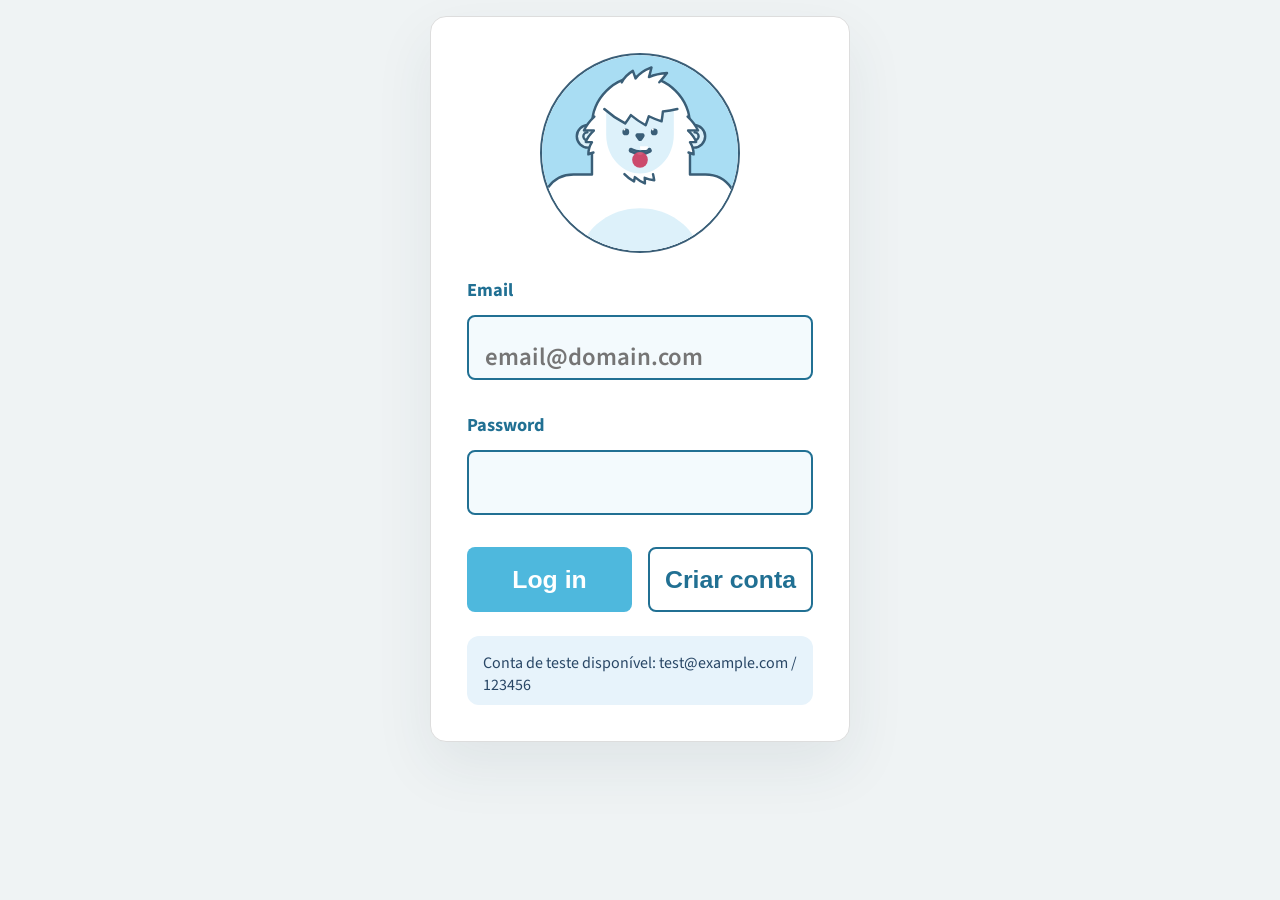
<file: index.html>
<!DOCTYPE html>
<html lang="pt-BR">
<head>
  <meta charset="UTF-8" />
  <meta name="viewport" content="width=device-width, initial-scale=1.0" />
  <title>Tela de Login Animada</title>
  <link rel="preconnect" href="https://fonts.googleapis.com" />
  <link rel="preconnect" href="https://fonts.gstatic.com" crossorigin />
  <link href="https://fonts.googleapis.com/css2?family=Source+Sans+Pro:wght@400;600;700&display=swap" rel="stylesheet" />
  <link rel="stylesheet" href="styles.css" />
</head>
<body>
  <form class="login-form" autocomplete="off">
    <div class="svgContainer">
      <div>
        <svg class="mySVG" xmlns="http://www.w3.org/2000/svg" viewBox="0 0 200 200">
          <defs>
            <circle id="armMaskPath" cx="100" cy="100" r="100" />
          </defs>
          <clipPath id="armMask">
            <use xlink:href="#armMaskPath" overflow="visible" />
          </clipPath>
          <circle cx="100" cy="100" r="100" fill="#a9ddf3" />
          <g class="body">
            <path fill="#FFFFFF" d="M193.3,135.9c-5.8-8.4-15.5-13.9-26.5-13.9H151V72c0-27.6-22.4-50-50-50S51,44.4,51,72v50H32.1 c-10.6,0-20,5.1-25.8,13l0,78h187L193.3,135.9z" />
            <path fill="none" stroke="#3A5E77" stroke-width="2.5" stroke-linecap="round" stroke-linejoin="round" d="M193.3,135.9 c-5.8-8.4-15.5-13.9-26.5-13.9H151V72c0-27.6-22.4-50-50-50S51,44.4,51,72v50H32.1c-10.6,0-20,5.1-25.8,13" />
            <path fill="#DDF1FA" d="M100,156.4c-22.9,0-43,11.1-54.1,27.7c15.6,10,34.2,15.9,54.1,15.9s38.5-5.8,54.1-15.9 C143,167.5,122.9,156.4,100,156.4z" />
          </g>
          <g class="earL">
            <g class="outerEar" fill="#ddf1fa" stroke="#3a5e77" stroke-width="2.5">
              <circle cx="47" cy="83" r="11.5" />
              <path d="M46.3 78.9c-2.3 0-4.1 1.9-4.1 4.1 0 2.3 1.9 4.1 4.1 4.1" stroke-linecap="round" stroke-linejoin="round" />
            </g>
            <g class="earHair">
              <rect x="51" y="64" fill="#FFFFFF" width="15" height="35" />
              <path d="M53.4 62.8C48.5 67.4 45 72.2 42.8 77c3.4-.1 6.8-.1 10.1.1-4 3.7-6.8 7.6-8.2 11.6 2.1 0 4.2 0 6.3.2-2.6 4.1-3.8 8.3-3.7 12.5 1.2-.7 3.4-1.4 5.2-1.9" fill="#fff" stroke="#3a5e77" stroke-width="2.5" stroke-linecap="round" stroke-linejoin="round" />
            </g>
          </g>
          <g class="earR">
            <g class="outerEar" fill="#ddf1fa" stroke="#3a5e77" stroke-width="2.5">
              <circle cx="155" cy="83" r="11.5" />
              <path d="M155.7 78.9c2.3 0 4.1 1.9 4.1 4.1 0 2.3-1.9 4.1-4.1 4.1" stroke-linecap="round" stroke-linejoin="round" />
            </g>
            <g class="earHair">
              <rect x="131" y="64" fill="#FFFFFF" width="20" height="35" />
              <path d="M148.6 62.8c4.9 4.6 8.4 9.4 10.6 14.2-3.4-.1-6.8-.1-10.1.1 4 3.7 6.8 7.6 8.2 11.6-2.1 0-4.2 0-6.3.2 2.6 4.1 3.8 8.3 3.7 12.5-1.2-.7-3.4-1.4-5.2-1.9" fill="#fff" stroke="#3a5e77" stroke-width="2.5" stroke-linecap="round" stroke-linejoin="round" />
            </g>
          </g>
          <path class="chin" d="M84.1 121.6c2.7 2.9 6.1 5.4 9.8 7.5l.9-4.5c2.9 2.5 6.3 4.8 10.2 6.5 0-1.9-.1-3.9-.2-5.8 3 1.2 6.2 2 9.7 2.5-.3-2.1-.7-4.1-1.2-6.1" fill="none" stroke="#3a5e77" stroke-width="2.5" stroke-linecap="round" stroke-linejoin="round" />
          <path class="face" fill="#DDF1FA" d="M134.5,46v35.5c0,21.815-15.446,39.5-34.5,39.5s-34.5-17.685-34.5-39.5V46" />
          <path class="hair" fill="#FFFFFF" stroke="#3A5E77" stroke-width="2.5" stroke-linecap="round" stroke-linejoin="round" d="M81.457,27.929 c1.755-4.084,5.51-8.262,11.253-11.77c0.979,2.565,1.883,5.14,2.712,7.723c3.162-4.265,8.626-8.27,16.272-11.235 c-0.737,3.293-1.588,6.573-2.554,9.837c4.857-2.116,11.049-3.64,18.428-4.156c-2.403,3.23-5.021,6.391-7.852,9.474" />
          <g class="eyebrow">
            <path fill="#FFFFFF" d="M138.142,55.064c-4.93,1.259-9.874,2.118-14.787,2.599c-0.336,3.341-0.776,6.689-1.322,10.037 c-4.569-1.465-8.909-3.222-12.996-5.226c-0.98,3.075-2.07,6.137-3.267,9.179c-5.514-3.067-10.559-6.545-15.097-10.329 c-1.806,2.889-3.745,5.73-5.816,8.515c-7.916-4.124-15.053-9.114-21.296-14.738l1.107-11.768h73.475V55.064z" />
            <path fill="#FFFFFF" stroke="#3A5E77" stroke-width="2.5" stroke-linecap="round" stroke-linejoin="round" d="M63.56,55.102 c6.243,5.624,13.38,10.614,21.296,14.738c2.071-2.785,4.01-5.626,5.816-8.515c4.537,3.785,9.583,7.263,15.097,10.329 c1.197-3.043,2.287-6.104,3.267-9.179c4.087,2.004,8.427,3.761,12.996,5.226c0.545-3.348,0.986-6.696,1.322-10.037 c4.913-0.481,9.857-1.34,14.787-2.599" />
          </g>
          <g class="eyeL">
            <circle cx="85.5" cy="78.5" r="3.5" fill="#3a5e77" />
            <circle cx="84" cy="76" r="1" fill="#fff" />
          </g>
          <g class="eyeR">
            <circle cx="114.5" cy="78.5" r="3.5" fill="#3a5e77" />
            <circle cx="113" cy="76" r="1" fill="#fff" />
          </g>
          <g class="mouth">
            <path class="mouthBG" fill="#617E92" d="M100.2,101c-0.4,0-1.4,0-1.8,0c-2.7-0.3-5.3-1.1-8-2.5c-0.7-0.3-0.9-1.2-0.6-1.8 c0.2-0.5,0.7-0.7,1.2-0.7c0.2,0,0.5,0.1,0.6,0.2c3,1.5,5.8,2.3,8.6,2.3s5.7-0.7,8.6-2.3c0.2-0.1,0.4-0.2,0.6-0.2 c0.5,0,1,0.3,1.2,0.7c0.4,0.7,0.1,1.5-0.6,1.9c-2.6,1.4-5.3,2.2-7.9,2.5C101.7,101,100.5,101,100.2,101z" />
            <path class="mouthSmallBG" d="M100.2,101c-0.4,0-1.4,0-1.8,0c-2.7-0.3-5.3-1.1-8-2.5c-0.7-0.3-0.9-1.2-0.6-1.8 c0.2-0.5,0.7-0.7,1.2-0.7c0.2,0,0.5,0.1,0.6,0.2c3,1.5,5.8,2.3,8.6,2.3s5.7-0.7,8.6-2.3c0.2-0.1,0.4-0.2,0.6-0.2 c0.5,0,1,0.3,1.2,0.7c0.4,0.7,0.1,1.5-0.6,1.9c-2.6,1.4-5.3,2.2-7.9,2.5C101.7,101,100.5,101,100.2,101z" style="display:none;" />
            <path class="mouthMediumBG" d="M95,104.2c-4.5,0-8.2-3.7-8.2-8.2v-2c0-1.2,1-2.2,2.2-2.2h22c1.2,0,2.2,1,2.2,2.2v2 c0,4.5-3.7,8.2-8.2,8.2H95z" style="display:none;" />
            <path class="mouthLargeBG" d="M100 110.2c-9 0-16.2-7.3-16.2-16.2 0-2.3 1.9-4.2 4.2-4.2h24c2.3 0 4.2 1.9 4.2 4.2 0 9-7.2 16.2-16.2 16.2z" fill="#617e92" stroke="#3a5e77" stroke-linejoin="round" stroke-width="2.5" style="display:none;" />
            <path class="mouthOutline" fill="none" stroke="#3A5E77" stroke-width="2.5" stroke-linejoin="round" d="M100.2,101c-0.4,0-1.4,0-1.8,0c-2.7-0.3-5.3-1.1-8-2.5c-0.7-0.3-0.9-1.2-0.6-1.8 c0.2-0.5,0.7-0.7,1.2-0.7c0.2,0,0.5,0.1,0.6,0.2c3,1.5,5.8,2.3,8.6,2.3s5.7-0.7,8.6-2.3c0.2-0.1,0.4-0.2,0.6-0.2 c0.5,0,1,0.3,1.2,0.7c0.4,0.7,0.1,1.5-0.6,1.9c-2.6,1.4-5.3,2.2-7.9,2.5C101.7,101,100.5,101,100.2,101z" />
            <g class="tongue">
              <circle cx="100" cy="107" r="8" fill="#cc4a6c" />
              <ellipse class="tongueHighlight" cx="100" cy="100.5" rx="3" ry="1.5" opacity=".1" fill="#fff" />
            </g>
            <path class="tooth" fill="#FFFFFF" d="M106,97h-4c-1.1,0-2-0.9-2-2v-2h8v2C108,96.1,107.1,97,106,97z" />
          </g>
          <path class="nose" d="M97.7 79.9h4.7c1.9 0 3 2.2 1.9 3.7l-2.3 3.3c-.9 1.3-2.9 1.3-3.8 0l-2.3-3.3c-1.3-1.6-.2-3.7 1.8-3.7z" fill="#3a5e77" />
          <g class="arms" clip-path="url(#armMask)">
            <g class="armL">
              <path fill="#ddf1fa" stroke="#3a5e77" stroke-linecap="round" stroke-linejoin="round" stroke-miterlimit="10" stroke-width="2.5" d="M121.3 97.4L111 58.7l38.8-10.4 20 36.1z" />
              <path fill="#ddf1fa" stroke="#3a5e77" stroke-linecap="round" stroke-linejoin="round" stroke-miterlimit="10" stroke-width="2.5" d="M134.4 52.5l19.3-5.2c2.7-.7 5.4.9 6.1 3.5.7 2.7-.9 5.4-3.5 6.1L146 59.7M160.8 76.5l19.4-5.2c2.7-.7 5.4.9 6.1 3.5.7 2.7-.9 5.4-3.5 6.1l-18.3 4.9M158.3 66.8l23.1-6.2c2.7-.7 5.4.9 6.1 3.5.7 2.7-.9 5.4-3.5 6.1l-23.1 6.2M150.9 58.4l26-7c2.7-.7 5.4.9 6.1 3.5.7 2.7-.9 5.4-3.5 6.1l-21.3 5.7" />
              <path fill="#a9ddf3" d="M178.8 74.7l2.2-.6c1.1-.3 2.2.3 2.4 1.4.3 1.1-.3 2.2-1.4 2.4l-2.2.6-1-3.8zM180.1 64l2.2-.6c1.1-.3 2.2.3 2.4 1.4.3 1.1-.3 2.2-1.4 2.4l-2.2.6-1-3.8zM175.5 54.9l2.2-.6c1.1-.3 2.2.3 2.4 1.4.3 1.1-.3 2.2-1.4 2.4l-2.2.6-1-3.8zM152.1 49.4l2.2-.6c1.1-.3 2.2.3 2.4 1.4.3 1.1-.3 2.2-1.4 2.4l-2.2.6-1-3.8z" />
              <path fill="#fff" stroke="#3a5e77" stroke-linecap="round" stroke-linejoin="round" stroke-width="2.5" d="M123.5 96.8c-41.4 14.9-84.1 30.7-108.2 35.5L1.2 80c33.5-9.9 71.9-16.5 111.9-21.8" />
              <path fill="#fff" stroke="#3a5e77" stroke-linecap="round" stroke-linejoin="round" stroke-width="2.5" d="M108.5 59.4c7.7-5.3 14.3-8.4 22.8-13.2-2.4 5.3-4.7 10.3-6.7 15.1 4.3.3 8.4.7 12.3 1.3-4.2 5-8.1 9.6-11.5 13.9 3.1 1.1 6 2.4 8.7 3.8-1.4 2.9-2.7 5.8-3.9 8.5 2.5 3.5 4.6 7.2 6.3 11-4.9-.8-9-.7-16.2-2.7M94.5 102.8c-.6 4-3.8 8.9-9.4 14.7-2.6-1.8-5-3.7-7.2-5.7-2.5 4.1-6.6 8.8-12.2 14-1.9-2.2-3.4-4.5-4.5-6.9-4.4 3.3-9.5 6.9-15.4 10.8-.2-3.4.1-7.1 1.1-10.9M97.5 62.9c-1.7-2.4-5.9-4.1-12.4-5.2-.9 2.2-1.8 4.3-2.5 6.5-3.8-1.8-9.4-3.1-17-3.8.5 2.3 1.2 4.5 1.9 6.8-5-.6-11.2-.9-18.4-1 2 2.9.9 3.5 3.9 6.2" />
            </g>
            <g class="armR">
              <path fill="#ddf1fa" stroke="#3a5e77" stroke-linecap="round" stroke-linejoin="round" stroke-miterlimit="10" stroke-width="2.5" d="M265.4 97.3l10.4-38.6-38.9-10.5-20 36.1z" />
              <path fill="#ddf1fa" stroke="#3a5e77" stroke-linecap="round" stroke-linejoin="round" stroke-miterlimit="10" stroke-width="2.5" d="M252.4 52.4L233 47.2c-2.7-.7-5.4.9-6.1 3.5-.7 2.7.9 5.4 3.5 6.1l10.3 2.8M226 76.4l-19.4-5.2c-2.7-.7-5.4.9-6.1 3.5-.7 2.7.9 5.4 3.5 6.1l18.3 4.9M228.4 66.7l-23.1-6.2c-2.7-.7-5.4.9-6.1 3.5-.7 2.7.9 5.4 3.5 6.1l23.1 6.2M235.8 58.3l-26-7c-2.7-.7-5.4.9-6.1 3.5-.7 2.7.9 5.4 3.5 6.1l21.3 5.7" />
              <path fill="#a9ddf3" d="M207.9 74.7l-2.2-.6c-1.1-.3-2.2.3-2.4 1.4-.3 1.1.3 2.2 1.4 2.4l2.2.6 1-3.8zM206.7 64l-2.2-.6c-1.1-.3-2.2.3-2.4 1.4-.3 1.1.3 2.2 1.4 2.4l2.2.6 1-3.8zM211.2 54.8l-2.2-.6c-1.1-.3-2.2.3-2.4 1.4-.3 1.1.3 2.2 1.4 2.4l2.2.6 1-3.8zM234.6 49.4l-2.2-.6c-1.1-.3-2.2.3-2.4 1.4-.3 1.1.3 2.2 1.4 2.4l2.2.6 1-3.8z" />
              <path fill="#fff" stroke="#3a5e77" stroke-linecap="round" stroke-linejoin="round" stroke-width="2.5" d="M263.3 96.7c41.4 14.9 84.1 30.7 108.2 35.5l14-52.3C352 70 313.6 63.5 273.6 58.1" />
              <path fill="#fff" stroke="#3a5e77" stroke-linecap="round" stroke-linejoin="round" stroke-width="2.5" d="M278.2 59.3l-18.6-10 2.5 11.9-10.7 6.5 9.9 8.7-13.9 6.4 9.1 5.9-13.2 9.2 23.1-.9M284.5 100.1c-.4 4 1.8 8.9 6.7 14.8 3.5-1.8 6.7-3.6 9.7-5.5 1.8 4.2 5.1 8.9 10.1 14.1 2.7-2.1 5.1-4.4 7.1-6.8 4.1 3.4 9 7 14.7 11 1.2-3.4 1.8-7 1.7-10.9M314 66.7s5.4-5.7 12.6-7.4c1.7 2.9 3.3 5.7 4.9 8.6 3.8-2.5 9.8-4.4 18.2-5.7.1 3.1.1 6.1 0 9.2 5.5-1 12.5-1.6 20.8-1.9-1.4 3.9-2.5 8.4-2.5 8.4" />
            </g>
          </g>
        </svg>
      </div>
    </div>
    <div class="inputGroup inputGroup1">
      <label for="email">Email</label>
      <input type="text" id="email" class="email" maxlength="256" placeholder="email@domain.com" />
      <span class="indicator"></span>
    </div>
    <div class="inputGroup inputGroup2">
      <label for="password">Password</label>
      <input type="password" id="password" class="password" />
    </div>
    <div class="buttonRow">
      <button id="login" type="button">Log in</button>
      <button id="create-account" type="button" class="secondary">Criar conta</button>
    </div>
    <p id="message" class="message">Use o botão Criar conta para salvar um usuário local ou faça login com o usuário de teste.</p>
  </form>

  <script src="https://cdnjs.cloudflare.com/ajax/libs/gsap/3.12.2/gsap.min.js"></script>
  <script src="script.js" defer></script>
</body>
</html>
</file>
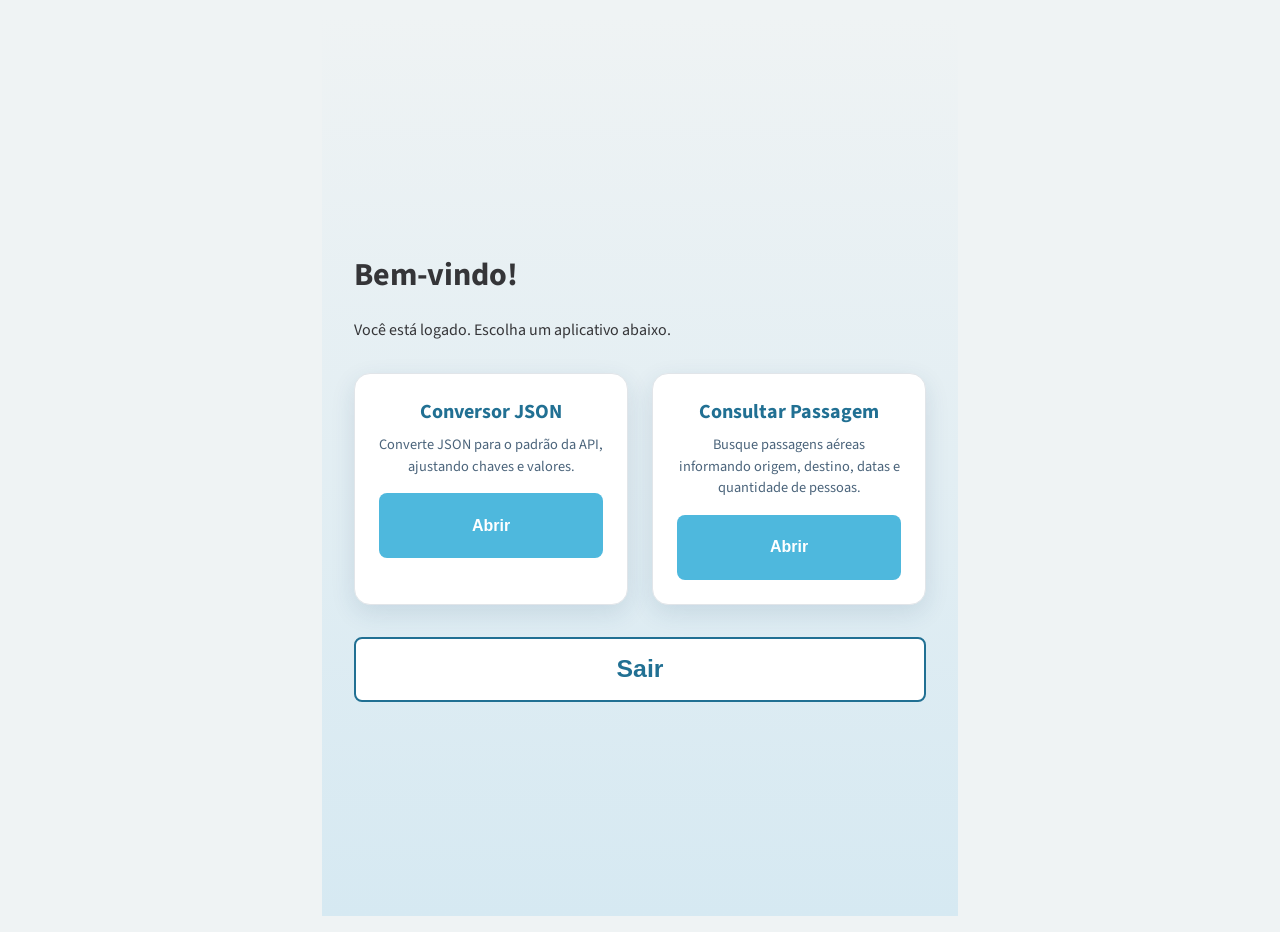
<file: apps.html>
<!DOCTYPE html>
<html lang="pt-BR">
<head>
  <meta charset="UTF-8" />
  <meta name="viewport" content="width=device-width, initial-scale=1.0" />
  <title>Aplicativos</title>
  <link rel="preconnect" href="https://fonts.googleapis.com" />
  <link rel="preconnect" href="https://fonts.gstatic.com" crossorigin />
  <link href="https://fonts.googleapis.com/css2?family=Source+Sans+Pro:wght@400;600;700&display=swap" rel="stylesheet" />
  <link rel="stylesheet" href="styles.css" />
</head>
<body>
  <div class="apps-container">
    <div class="welcome-card">
      <h1 id="welcomeTitle">Bem-vindo!</h1>
      <p id="welcomeText">Você está logado. Escolha um aplicativo abaixo.</p>
      <div class="apps-grid">
        <div class="app-card">
          <h3>Conversor JSON</h3>
          <p>Converte JSON para o padrão da API, ajustando chaves e valores.</p>
          <button onclick="openJsonConverter()">Abrir</button>
        </div>
        <div class="app-card">
          <h3>Consultar Passagem</h3>
          <p>Busque passagens aéreas informando origem, destino, datas e quantidade de pessoas.</p>
          <button onclick="openFlightSearch()">Abrir</button>
        </div>
        <!-- Adicione mais apps aqui -->
      </div>
      <button id="logout" class="secondary">Sair</button>
    </div>
  </div>
  <script>
    const params = new URLSearchParams(window.location.search);
    const email = params.get('email');
    const welcomeTitle = document.getElementById('welcomeTitle');
    const welcomeText = document.getElementById('welcomeText');
    const logoutButton = document.getElementById('logout');

    if (email) {
      const account = JSON.parse(localStorage.getItem('demoLoginAccount') || '{}');
      if (account.fullName) {
        welcomeTitle.textContent = `Olá, ${account.fullName}!`;
        welcomeText.textContent = `Você está logado com ${email} de ${account.location}. Escolha um aplicativo.`;
      } else {
        welcomeTitle.textContent = `Olá, ${email}!`;
        welcomeText.textContent = 'Você está logado. Escolha um aplicativo abaixo.';
      }
    }

    function openJsonConverter() {
      window.location.href = 'json-converter.html';
    }

    function openFlightSearch() {
      window.location.href = 'flight-search.html';
    }

    logoutButton.addEventListener('click', () => {
      window.location.href = 'index.html';
    });
  </script>
</body>
</html>
</file>
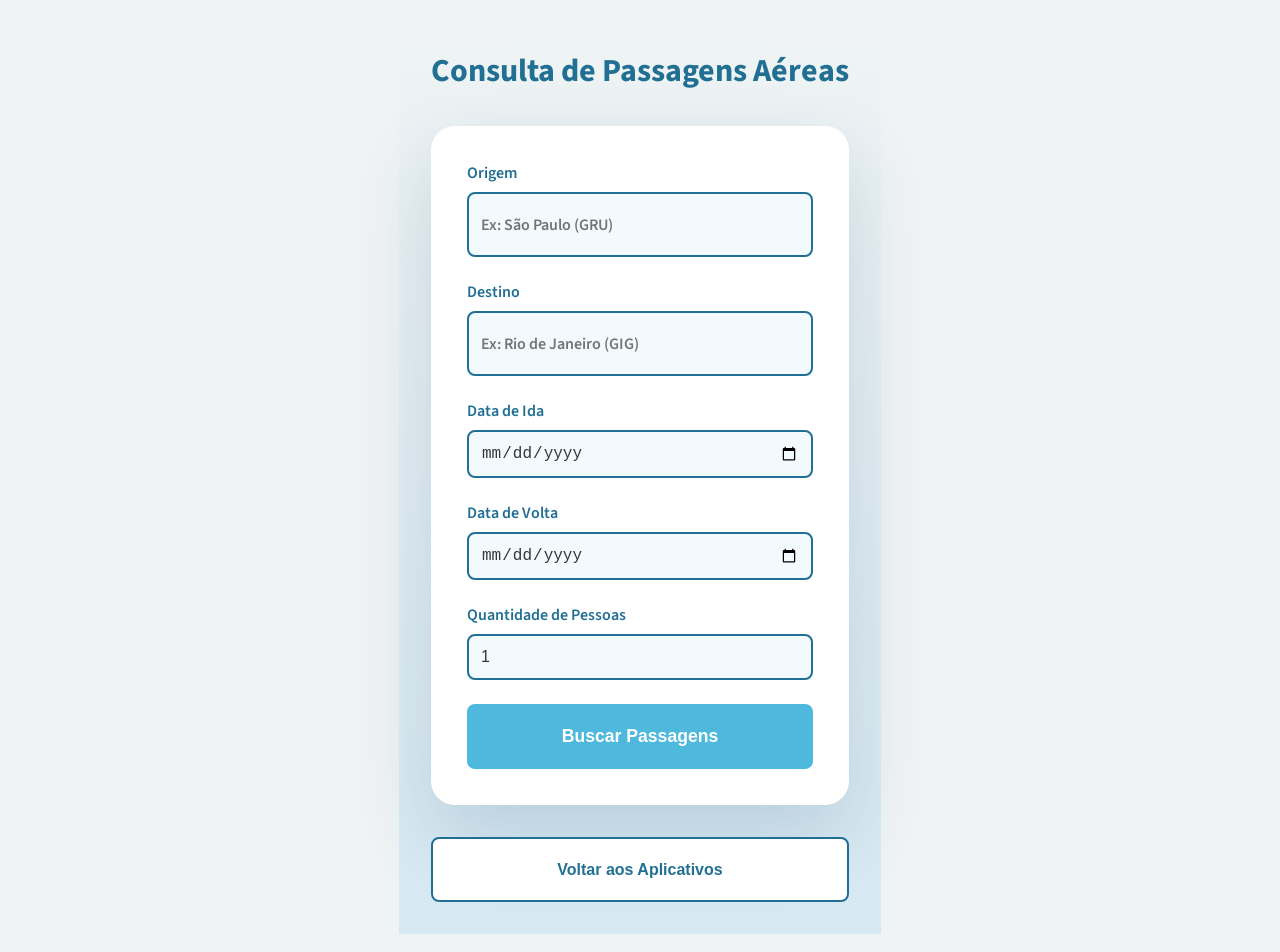
<file: flight-search.html>
<!DOCTYPE html>
<html lang="pt-BR">
<head>
  <meta charset="UTF-8" />
  <meta name="viewport" content="width=device-width, initial-scale=1.0" />
  <title>Consulta de Passagens</title>
  <link rel="preconnect" href="https://fonts.googleapis.com" />
  <link rel="preconnect" href="https://fonts.gstatic.com" crossorigin />
  <link href="https://fonts.googleapis.com/css2?family=Source+Sans+Pro:wght@400;600;700&display=swap" rel="stylesheet" />
  <link rel="stylesheet" href="styles.css" />
</head>
<body>
  <div class="flight-search-container">
    <h1>Consulta de Passagens Aéreas</h1>
    <form id="flightForm" class="flight-form">
      <div class="form-group">
        <label for="origin">Origem</label>
        <input type="text" id="origin" placeholder="Ex: São Paulo (GRU)" required />
      </div>
      <div class="form-group">
        <label for="destination">Destino</label>
        <input type="text" id="destination" placeholder="Ex: Rio de Janeiro (GIG)" required />
      </div>
      <div class="form-group">
        <label for="departureDate">Data de Ida</label>
        <input type="date" id="departureDate" required />
      </div>
      <div class="form-group">
        <label for="returnDate">Data de Volta</label>
        <input type="date" id="returnDate" />
      </div>
      <div class="form-group">
        <label for="passengers">Quantidade de Pessoas</label>
        <input type="number" id="passengers" min="1" max="9" value="1" required />
      </div>
      <button type="submit" class="search-btn">Buscar Passagens</button>
    </form>
    <div id="results" class="results" style="display: none;">
      <h2>Resultados da Busca</h2>
      <div id="flightsList"></div>
    </div>
    <button onclick="window.location.href='apps.html'" class="back-btn">Voltar aos Aplicativos</button>
  </div>
  <script src="flight-search.js"></script>
</body>
</html>
</file>
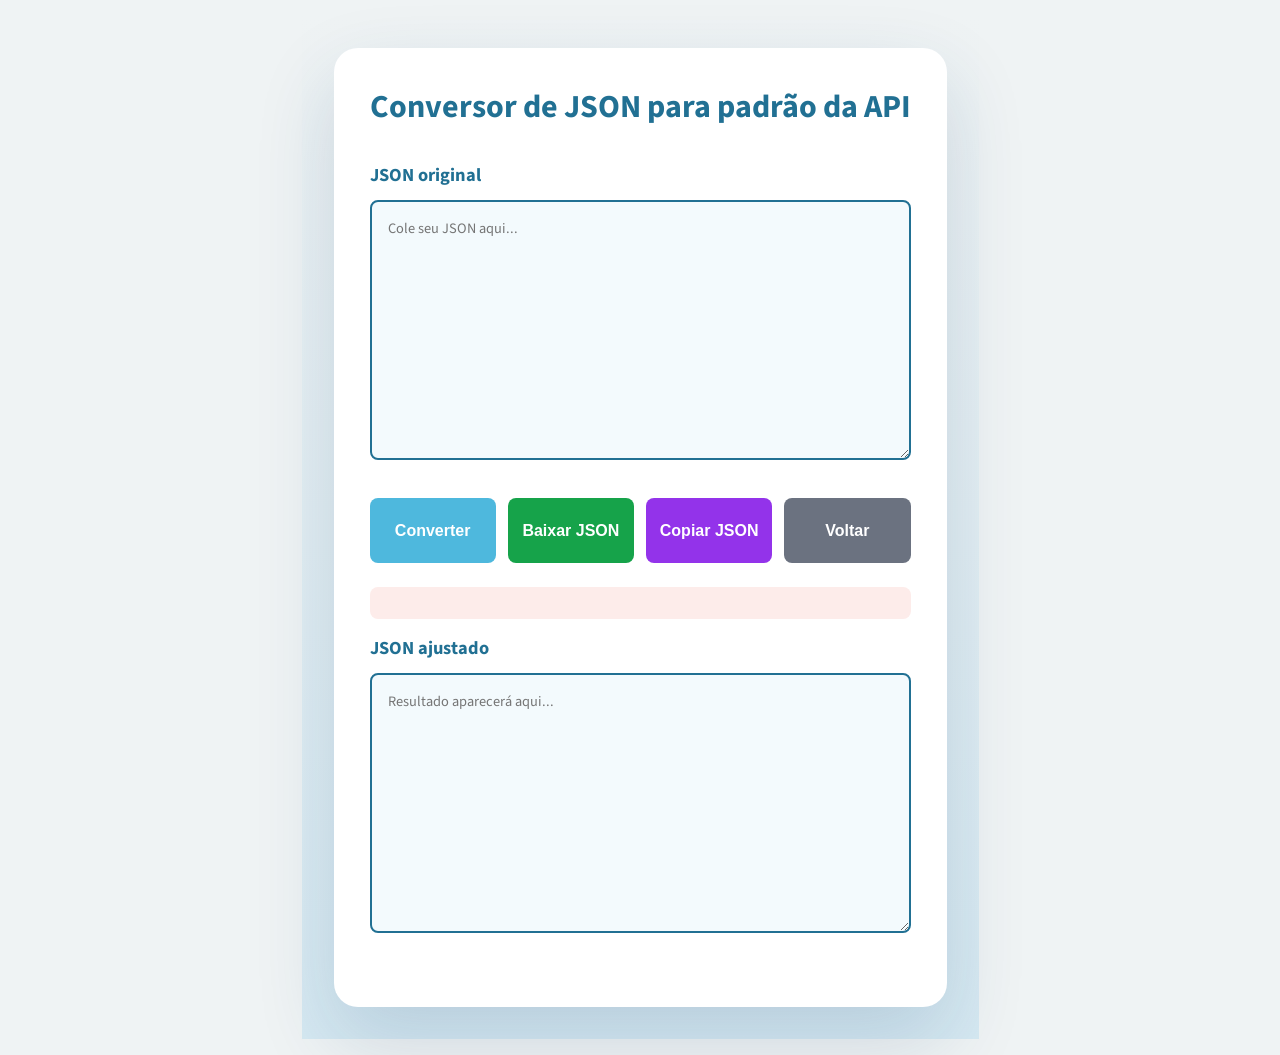
<file: json-converter.html>
<!DOCTYPE html>
<html lang="pt-BR">
<head>
  <meta charset="UTF-8" />
  <meta name="viewport" content="width=device-width, initial-scale=1.0" />
  <title>Conversor JSON Invoice</title>
  <link rel="preconnect" href="https://fonts.googleapis.com" />
  <link rel="preconnect" href="https://fonts.gstatic.com" crossorigin />
  <link href="https://fonts.googleapis.com/css2?family=Source+Sans+Pro:wght@400;600;700&display=swap" rel="stylesheet" />
  <link rel="stylesheet" href="styles.css" />
</head>
<body>
  <div class="json-converter-container">
    <div class="converter-card">
      <h1>Conversor de JSON para padrão da API</h1>

      <div class="input-group">
        <label for="input">JSON original</label>
        <textarea id="input" placeholder="Cole seu JSON aqui..."></textarea>
      </div>

      <div class="button-row">
        <button onclick="convertJson()">Converter</button>
        <button class="secondary" onclick="downloadJson()">Baixar JSON</button>
        <button class="copy" onclick="copyJson()">Copiar JSON</button>
        <button class="back" onclick="goBack()">Voltar</button>
      </div>

      <div id="error" class="message error"></div>

      <div class="input-group">
        <label for="output">JSON ajustado</label>
        <textarea id="output" readonly placeholder="Resultado aparecerá aqui..."></textarea>
      </div>
    </div>
  </div>

  <script>
    function toCamelCase(key) {
      return key.replace(/_([a-z])/g, (_, char) => char.toUpperCase());
    }

    function convertObject(obj) {
      if (Array.isArray(obj)) {
        return obj.map(item => convertObject(item));
      }

      if (obj !== null && typeof obj === "object") {
        const newObj = {};

        for (const key in obj) {
          const newKey = toCamelCase(key);
          let value = convertObject(obj[key]);

          // converter value string para number
          if (newKey === "value" && typeof value === "string" && !isNaN(value)) {
            value = Number(value);
          }

          newObj[newKey] = value;
        }

        return newObj;
      }

      return obj;
    }

    function convertJson() {
      const errorEl = document.getElementById("error");
      const input = document.getElementById("input").value;
      const output = document.getElementById("output");

      errorEl.textContent = "";
      output.value = "";

      try {
        const parsed = JSON.parse(input);
        const converted = convertObject(parsed);
        output.value = JSON.stringify(converted, null, 2);
      } catch (e) {
        errorEl.textContent = "JSON inválido: " + e.message;
      }
    }

    function downloadJson() {
      const content = document.getElementById("output").value;

      if (!content.trim()) {
        alert("Nada para baixar. Converta um JSON primeiro.");
        return;
      }

      const blob = new Blob([content], { type: "application/json" });
      const url = URL.createObjectURL(blob);

      const a = document.createElement("a");
      a.href = url;
      a.download = "json_ajustado.json";
      a.click();

      URL.revokeObjectURL(url);
    }

    function copyJson() {
      const output = document.getElementById("output");
      const text = output.value;

      if (!text.trim()) {
        alert("Nada para copiar. Converta um JSON primeiro.");
        return;
      }

      navigator.clipboard.writeText(text)
        .then(() => {
          alert("JSON copiado com sucesso! 🚀");
        })
        .catch(() => {
          alert("Erro ao copiar. Tente manualmente.");
        });
    }

    function goBack() {
      window.location.href = 'apps.html';
    }
  </script>
</body>
</html>
</file>
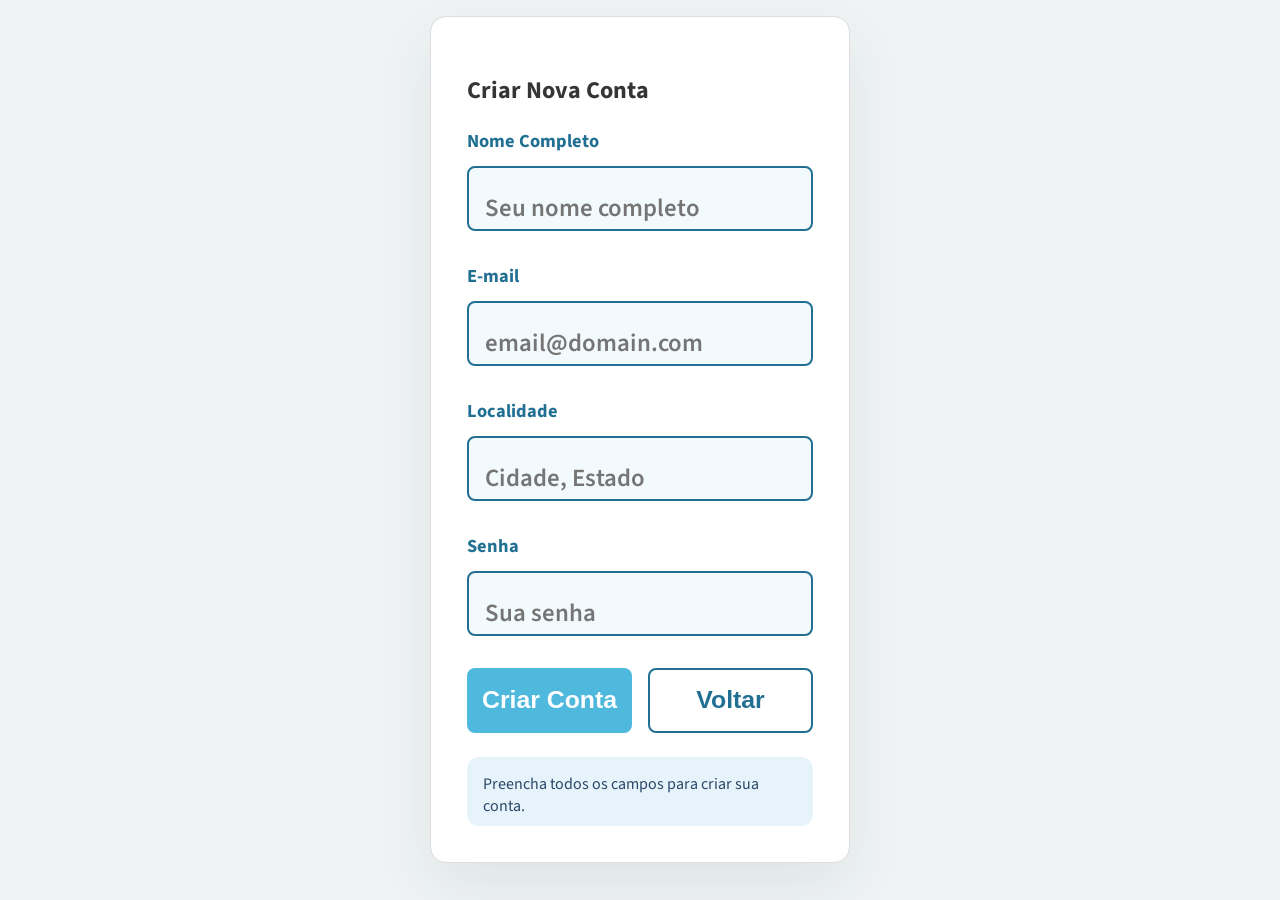
<file: register.html>
<!DOCTYPE html>
<html lang="pt-BR">
<head>
  <meta charset="UTF-8" />
  <meta name="viewport" content="width=device-width, initial-scale=1.0" />
  <title>Criar Conta</title>
  <link rel="preconnect" href="https://fonts.googleapis.com" />
  <link rel="preconnect" href="https://fonts.gstatic.com" crossorigin />
  <link href="https://fonts.googleapis.com/css2?family=Source+Sans+Pro:wght@400;600;700&display=swap" rel="stylesheet" />
  <link rel="stylesheet" href="styles.css" />
</head>
<body>
  <form class="login-form register-form" autocomplete="off">
    <h2>Criar Nova Conta</h2>
    <div class="inputGroup">
      <label for="fullName">Nome Completo</label>
      <input type="text" id="fullName" class="fullName" maxlength="100" placeholder="Seu nome completo" />
    </div>
    <div class="inputGroup">
      <label for="email">E-mail</label>
      <input type="email" id="email" class="email" maxlength="256" placeholder="email@domain.com" />
    </div>
    <div class="inputGroup">
      <label for="location">Localidade</label>
      <input type="text" id="location" class="location" maxlength="100" placeholder="Cidade, Estado" />
    </div>
    <div class="inputGroup">
      <label for="password">Senha</label>
      <input type="password" id="password" class="password" placeholder="Sua senha" />
    </div>
    <div class="buttonRow">
      <button id="register" type="button">Criar Conta</button>
      <button id="back" type="button" class="secondary">Voltar</button>
    </div>
    <p id="message" class="message">Preencha todos os campos para criar sua conta.</p>
  </form>
  <script src="register.js" defer></script>
</body>
</html>
</file>
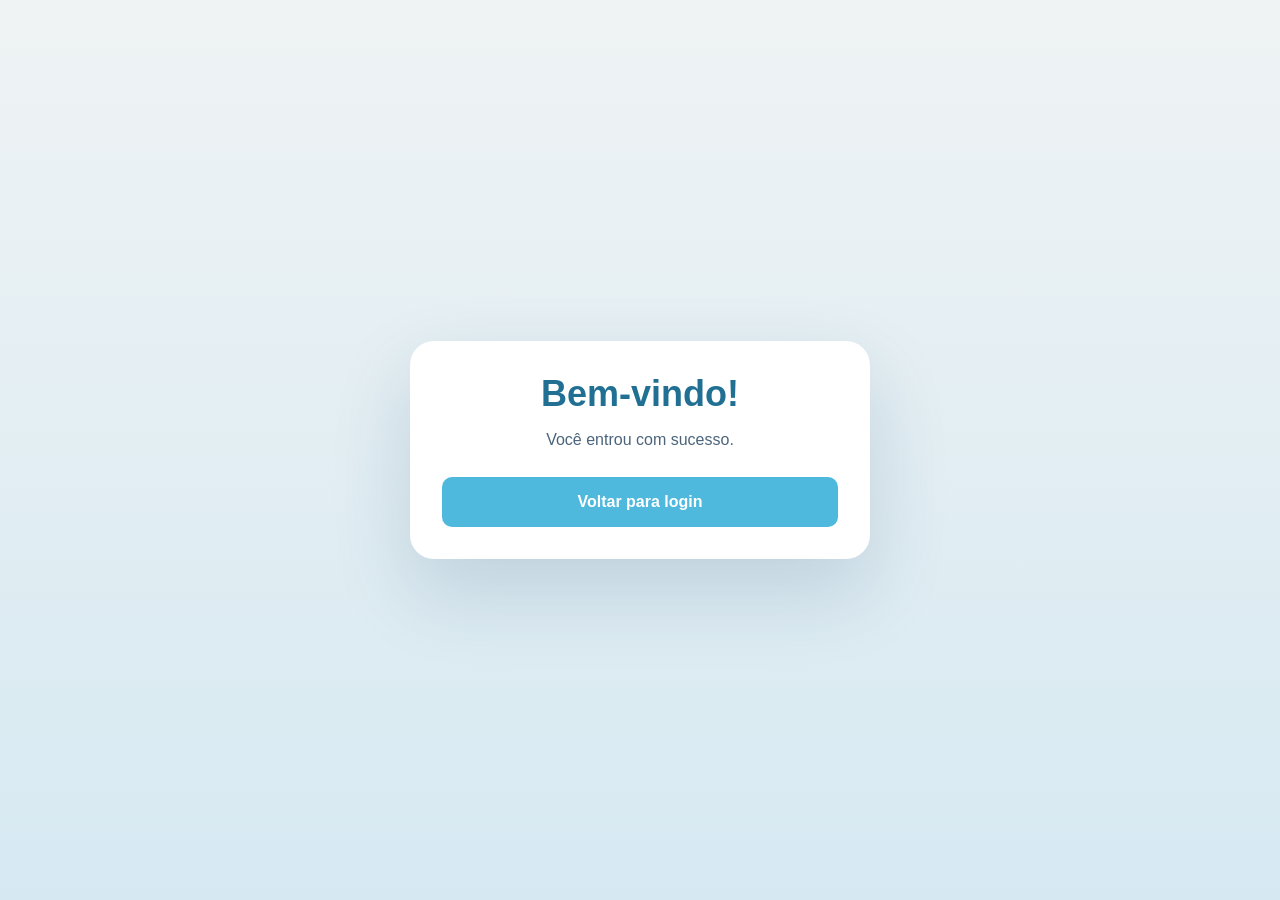
<file: welcome.html>
<!DOCTYPE html>
<html lang="pt-BR">
<head>
  <meta charset="UTF-8" />
  <meta name="viewport" content="width=device-width, initial-scale=1.0" />
  <title>Bem-vindo</title>
  <style>
    :root {
      --darkBlue: #217093;
      --medBlue: #4eb8dd;
      --lightBlue: #ddf1fa;
    }
    * { box-sizing: border-box; }
    body {
      margin: 0;
      min-height: 100vh;
      font-family: 'Source Sans Pro', Arial, sans-serif;
      display: grid;
      place-items: center;
      background: linear-gradient(180deg, #eff3f4 0%, #d6e9f2 100%);
      color: #294766;
      padding: 1rem;
    }
    .welcome-card {
      width: min(460px, 100%);
      background: #ffffff;
      border-radius: 24px;
      padding: 2rem;
      text-align: center;
      box-shadow: 0 32px 80px rgba(21, 62, 105, 0.16);
    }
    h1 {
      margin: 0 0 0.75rem;
      color: var(--darkBlue);
      font-size: 2.25rem;
    }
    p {
      margin: 0 0 1.5rem;
      color: #4b647b;
      line-height: 1.6;
      font-size: 1rem;
    }
    button {
      width: 100%;
      padding: 1rem;
      border-radius: 10px;
      border: none;
      background: var(--medBlue);
      color: #fff;
      font-size: 1rem;
      font-weight: 700;
      cursor: pointer;
      transition: background-color 0.2s ease;
    }
    button:hover { background: var(--darkBlue); }
  </style>
</head>
<body>
  <div class="welcome-card">
    <h1>Bem-vindo!</h1>
    <p id="welcomeText">Você entrou com sucesso.</p>
    <button id="backButton">Voltar para login</button>
  </div>
  <script>
    const params = new URLSearchParams(window.location.search);
    const email = params.get('email');
    const welcomeText = document.getElementById('welcomeText');
    if (email) {
      const account = JSON.parse(localStorage.getItem('demoLoginAccount') || '{}');
      if (account.fullName) {
        welcomeText.textContent = `Olá, ${account.fullName}! Você está logado com ${email} de ${account.location}.`;
      } else {
        welcomeText.textContent = `Olá, ${email}! Você está logado.`;
      }
    }
    document.getElementById('backButton').addEventListener('click', () => {
      window.location.href = 'index.html';
    });
  </script>
</body>
</html>
</file>
<file: styles.css>
:root {
  --darkBlue: #217093;
  --medBlue: #4eb8dd;
  --lightBlue: #ddf1fa;
  --inputBG: #f3fafd;
}

* {
  box-sizing: border-box;
}

html,
body {
  width: 100%;
  min-height: 100%;
}

body {
  margin: 0;
  background-color: #eff3f4;
  font-family: 'Source Sans Pro', Arial, sans-serif;
  font-size: 16px;
  font-weight: 400;
  color: #353538;
  display: flex;
  align-items: center;
  justify-content: center;
  padding: 1rem;
}

.login-form {
  width: 100%;
  max-width: 420px;
  background-color: #FFFFFF;
  border: 1px solid #DDD;
  border-radius: 16px;
  padding: 2.25rem;
  box-shadow: 0 24px 60px rgba(34, 60, 80, 0.08);
}

.svgContainer {
  position: relative;
  width: 200px;
  height: 200px;
  margin: 0 auto 1.5rem;
  border-radius: 50%;
  border: 2.5px solid #3A5E77;
  overflow: hidden;
  background: none;
  pointer-events: none;
}

.svgContainer > div {
  position: relative;
  width: 100%;
  height: 0;
  padding-bottom: 100%;
}

.mySVG {
  position: absolute;
  width: 100%;
  height: 100%;
  left: 0;
  top: 0;
  pointer-events: none;
}

.inputGroup {
  margin-bottom: 2rem;
  position: relative;
}

.inputGroup:last-of-type {
  margin-bottom: 0;
}

label {
  display: block;
  margin-bottom: 0.75rem;
  color: var(--darkBlue);
  font-size: 1.15rem;
  font-weight: 700;
}

input[type='email'],
input[type='text'],
input[type='password'] {
  width: 100%;
  height: 65px;
  padding: 1.8rem 1rem 0.5rem;
  border: 2px solid var(--darkBlue);
  border-radius: 8px;
  background-color: var(--inputBG);
  font-size: 1.55rem;
  font-weight: 600;
  color: #353538;
  font-family: inherit;
  transition: box-shadow 0.2s linear, border-color 0.25s ease-out;
}

input[type='email']:focus,
input[type='text']:focus,
input[type='password']:focus {
  outline: none;
  border-color: var(--medBlue);
  box-shadow: 0 12px 30px rgba(52, 108, 155, 0.12);
}

button {
  width: 100%;
  height: 65px;
  border: none;
  border-radius: 8px;
  background-color: var(--medBlue);
  color: #fff;
  font-size: 1.55rem;
  font-weight: 600;
  cursor: pointer;
  transition: background-color 0.2s ease-out, transform 0.2s ease-out;
}

.buttonRow {
  display: grid;
  grid-template-columns: 1fr 1fr;
  gap: 1rem;
  margin-bottom: 1.5rem;
}

button.secondary {
  background-color: #fff;
  color: var(--darkBlue);
  border: 2px solid var(--darkBlue);
}

button.secondary:hover,
button.secondary:active {
  background-color: var(--darkBlue);
  color: #fff;
}

button:hover,
button:active {
  background-color: var(--darkBlue);
}

button:focus {
  outline: none;
}

.helper {
  position: absolute;
  top: 0;
  left: 0;
  transform-origin: 0 0;
  color: var(--darkBlue);
  font-size: 1.25rem;
  font-weight: 400;
  opacity: 0.65;
  pointer-events: none;
  transition: transform 0.2s ease-out, opacity 0.2s linear;
}

.focusWithText .helper {
  transform: translate(1.4rem, 2rem) scale(0.65);
  opacity: 1;
}

.message {
  margin: 0;
  padding: 1rem 1rem 0.5rem;
  color: #294766;
  background-color: #e7f3fb;
  border-radius: 12px;
  font-size: 1rem;
  line-height: 1.4;
}

.message.error {
  background-color: #fdecea;
  color: #9a2b2b;
}

.flight-search-container {
  display: flex;
  flex-direction: column;
  align-items: center;
  justify-content: center;
  min-height: 100vh;
  padding: 2rem;
  background: linear-gradient(180deg, #eff3f4 0%, #d6e9f2 100%);
}

.flight-search-container h1 {
  margin: 0 0 2rem;
  color: var(--darkBlue);
  font-size: 2rem;
  text-align: center;
}

.flight-form {
  width: 100%;
  max-width: 600px;
  background: #ffffff;
  border-radius: 24px;
  padding: 2.25rem;
  box-shadow: 0 32px 80px rgba(21, 62, 105, 0.16);
  margin-bottom: 2rem;
}

.form-group {
  margin-bottom: 1.5rem;
}

.form-group label {
  display: block;
  margin-bottom: 0.5rem;
  color: var(--darkBlue);
  font-size: 1rem;
  font-weight: 600;
}

.form-group input {
  width: 100%;
  padding: 0.75rem;
  border: 2px solid var(--darkBlue);
  border-radius: 8px;
  background-color: var(--inputBG);
  font-size: 1rem;
  color: #353538;
  transition: border-color 0.25s ease-out;
}

.form-group input:focus {
  outline: none;
  border-color: var(--medBlue);
  box-shadow: 0 12px 30px rgba(52, 108, 155, 0.12);
}

.search-btn {
  width: 100%;
  padding: 0.75rem;
  border: none;
  border-radius: 8px;
  background: var(--medBlue);
  color: #fff;
  font-size: 1.1rem;
  font-weight: 600;
  cursor: pointer;
  transition: background-color 0.2s ease;
}

.search-btn:hover {
  background: var(--darkBlue);
}

.results {
  width: 100%;
  max-width: 800px;
  background: #ffffff;
  border-radius: 24px;
  padding: 2.25rem;
  box-shadow: 0 32px 80px rgba(21, 62, 105, 0.16);
  margin-bottom: 2rem;
}

.results h2 {
  margin: 0 0 1.5rem;
  color: var(--darkBlue);
  font-size: 1.5rem;
  text-align: center;
}

.flight-card {
  display: flex;
  justify-content: space-between;
  align-items: center;
  padding: 1rem;
  border: 1px solid #e1e5e9;
  border-radius: 12px;
  margin-bottom: 1rem;
  background: #f8fafc;
}

.flight-info h3 {
  margin: 0 0 0.5rem;
  color: var(--darkBlue);
  font-size: 1.1rem;
}

.flight-info p {
  margin: 0.25rem 0;
  color: #4b647b;
  font-size: 0.9rem;
}

.flight-price {
  text-align: right;
}

.flight-price p {
  margin: 0 0 0.5rem;
  color: var(--darkBlue);
  font-size: 1.1rem;
  font-weight: 700;
}

.select-btn {
  padding: 0.5rem 1rem;
  border: none;
  border-radius: 6px;
  background: #16a34a;
  color: #fff;
  font-size: 0.9rem;
  font-weight: 600;
  cursor: pointer;
  transition: background-color 0.2s ease;
}

.select-btn:hover {
  background: #15803d;
}

.back-btn {
  padding: 0.75rem 1.5rem;
  border: 2px solid var(--darkBlue);
  border-radius: 8px;
  background: #fff;
  color: var(--darkBlue);
  font-size: 1rem;
  font-weight: 600;
  cursor: pointer;
  transition: background-color 0.2s ease;
}

.back-btn:hover {
  background: var(--darkBlue);
  color: #fff;
}

.message.success {
  background-color: #e6f8eb;
  color: #216a2f;
}

.focusWithText input {
  padding-top: 1rem;
}

@media (max-width: 480px) {
  .login-form {
    padding: 1.5rem;
  }
}

.apps-container {
  display: flex;
  align-items: center;
  justify-content: center;
  min-height: 100vh;
  padding: 2rem;
  background: linear-gradient(180deg, #eff3f4 0%, #d6e9f2 100%);
}

.apps-grid {
  display: grid;
  grid-template-columns: repeat(auto-fit, minmax(250px, 1fr));
  gap: 1.5rem;
  margin: 2rem 0;
}

.app-card {
  background: #ffffff;
  border-radius: 16px;
  padding: 1.5rem;
  text-align: center;
  box-shadow: 0 8px 24px rgba(21, 62, 105, 0.12);
  border: 1px solid #e1e5e9;
}

.app-card h3 {
  margin: 0 0 0.5rem;
  color: var(--darkBlue);
  font-size: 1.25rem;
}

.app-card p {
  margin: 0 0 1rem;
  color: #4b647b;
  line-height: 1.5;
  font-size: 0.9rem;
}

.app-card button {
  width: 100%;
  padding: 0.75rem;
  border: none;
  border-radius: 8px;
  background: var(--medBlue);
  color: #fff;
  font-size: 1rem;
  font-weight: 600;
  cursor: pointer;
  transition: background-color 0.2s ease;
}

.app-card button:hover {
  background: var(--darkBlue);
}

.json-converter-container {
  display: flex;
  align-items: center;
  justify-content: center;
  min-height: 100vh;
  padding: 2rem;
  background: linear-gradient(180deg, #eff3f4 0%, #d6e9f2 100%);
}

.converter-card {
  width: 100%;
  max-width: 800px;
  background: #ffffff;
  border-radius: 24px;
  padding: 2.25rem;
  box-shadow: 0 32px 80px rgba(21, 62, 105, 0.16);
}

.converter-card h1 {
  margin: 0 0 2rem;
  color: var(--darkBlue);
  font-size: 2rem;
  text-align: center;
}

.input-group {
  margin-bottom: 2rem;
}

.input-group label {
  display: block;
  margin-bottom: 0.75rem;
  color: var(--darkBlue);
  font-size: 1.15rem;
  font-weight: 700;
}

.input-group textarea {
  width: 100%;
  height: 260px;
  padding: 1rem;
  border: 2px solid var(--darkBlue);
  border-radius: 8px;
  background-color: var(--inputBG);
  font-family: 'Source Sans Pro', monospace;
  font-size: 0.9rem;
  color: #353538;
  resize: vertical;
  transition: border-color 0.25s ease-out;
}

.input-group textarea:focus {
  outline: none;
  border-color: var(--medBlue);
  box-shadow: 0 12px 30px rgba(52, 108, 155, 0.12);
}

.button-row {
  display: flex;
  gap: 0.75rem;
  margin-bottom: 1.5rem;
  flex-wrap: wrap;
}

.button-row button {
  flex: 1;
  min-width: 120px;
  padding: 0.75rem;
  border: none;
  border-radius: 8px;
  background: var(--medBlue);
  color: #fff;
  font-size: 1rem;
  font-weight: 600;
  cursor: pointer;
  transition: background-color 0.2s ease;
}

.button-row button.secondary {
  background: #16a34a;
}

.button-row button.copy {
  background: #9333ea;
}

.button-row button.back {
  background: #6b7280;
}

.button-row button:hover {
  opacity: 0.9;
}

.message.error {
  background-color: #fdecea;
  color: #9a2b2b;
  padding: 1rem;
  border-radius: 8px;
  margin-bottom: 1rem;
}
</file>
